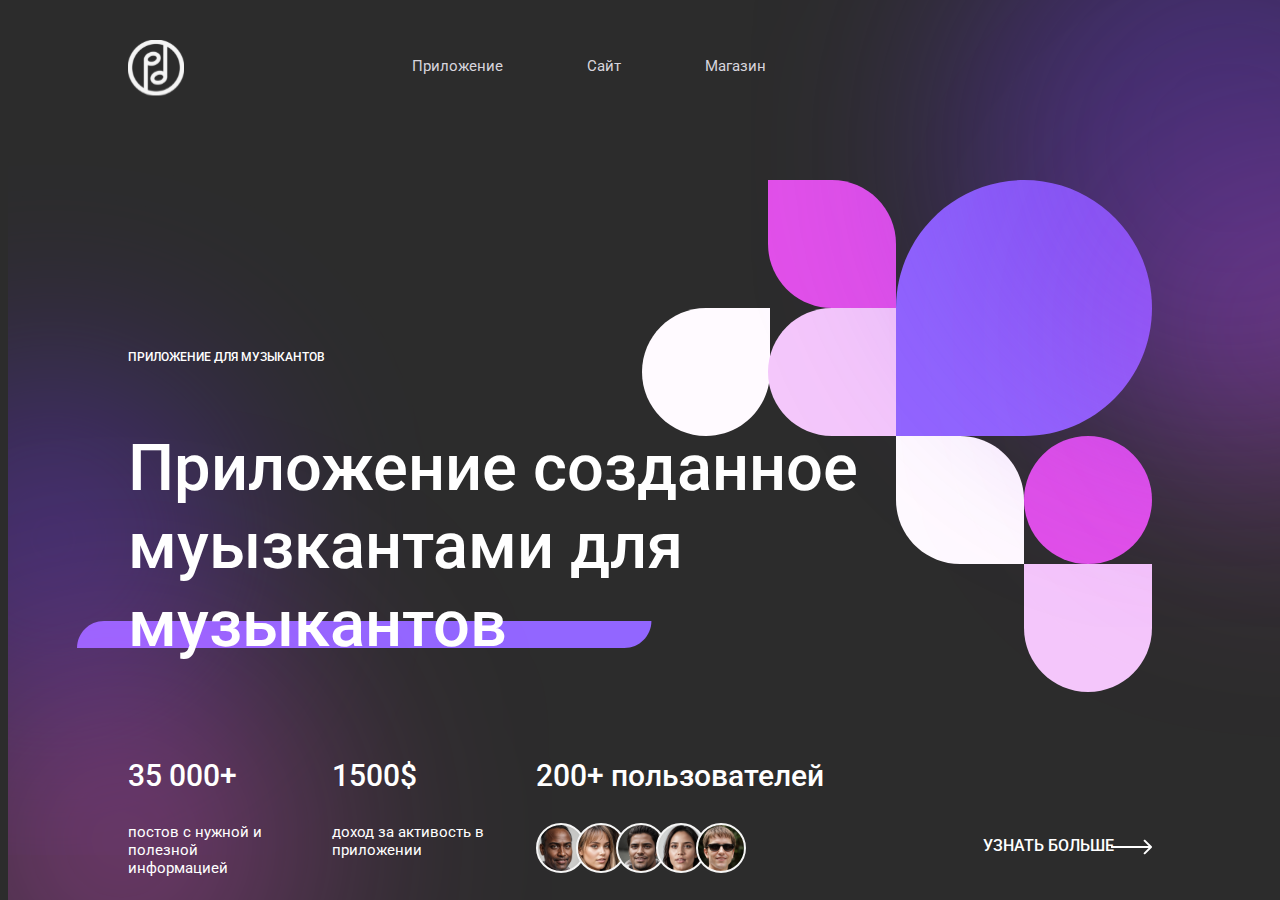
<file: проект 2/index.html>
<!DOCTYPE html>
<html lang="en">
<head>
    <meta charset="UTF-8">
    <meta name="viewport" content="width=device-width, initial-scale=1.0">
    <title>Document</title>
    <link rel="preconnect" href="https://fonts.googleapis.com">
    <link rel="preconnect" href="https://fonts.gstatic.com" crossorigin>
    <link href="https://fonts.googleapis.com/css2?family=Roboto:ital,wght@0,100;0,300;0,400;0,500;0,700;0,900;1,100;1,300;1,400;1,500;1,700;1,900&display=swap" rel="stylesheet">
    <link rel="stylesheet" href="styles.css">
</head>
<body>
    <header>
        <div class="header">

            <div class="logo">
                <img src="images/Logo.svg" alt="logo">
            </div>
            <!--
            TODO: По BEM nav отдедльный блок, поэтому header__ нужно убрать
            -->
            <div class="header__nav">
                <ul>
                    <!-- 
                    TODO:  list и btn - лишние дополнительные классы, достаточно nav__item, nav__link
                    TODO:  nav__link надо переименовать в  nav__item в тегах li
                    -->
                    <li class="header__nav__link list"><a href="#" class="header__nav__link btn">Приложение</a></li>
                    <li class="header__nav__link list"><a href="#" class="header__nav__link btn">Сайт</a></li>
                    <li class="header__nav__link list"><a href="#" class="header__nav__link btn">Магазин</a></li>
                </ul>
            </div>
            <div class="header__img">
                <img src="images/2-Blur-tr.svg" alt="background">
            </div>
        </div>
    </header>
    <section class="content">
        <!-- TODO: ПО BEM это отдельный блок, его можно например назвать просто text или content-text -->
        <div class="content__text">
            <!-- TODO: ПО BEM будет правильно text-title или content-text__title -->
            <p class="content__text__title">приложение для музыкантов</p>
            <!-- TODO: лучше незвать это content-text__subtitle -->
            <p class="content__text__main">Приложение созданное муызкантами для музыкантов</p>
        </div>
        <!-- TODO: по BEM будет правильно content-image -->
        <div class="content__image">
            <!-- TODO: по BEM будет правильно content-image__background -->
            <img class="content__image_background" src="images/1-Blur-tr.svg" alt="background2">
            <!-- TODO: по BEM будет правильно content-image__objets -->
            <img class="content__image_objets" src="images/Объекты.svg" alt="objects">
            <!-- TODO: по BEM будет правильно content-image__rectangle -->
            <img class="content__image_rectangle" src="images/Rectangle 26.svg" alt="rectangle">
            <!-- TODO: по BEM left-btm это модификатор, поэтому тут будет два класса content-image__background и content-image__background--left -->
            <img class="content__image_background_left" src="images/2-Blur-bl.svg" alt="background3">
            <!-- TODO: по BEM left-btm это модификатор, поэтому тут будет два класса content-image__background и content-image__background--left-btm -->
            <img class="content__image_background_left-btm" src="images/1-Blur-bl.svg" alt="background4">
        </div>
          <!-- TODO: C footer также проблема с наименованиаем что и в header -->
        <div class="footer">
            <div class="footer__advntg">
                <!-- TODO: нужно проствить правильный класс для p и перенести в stels.css-->
                <p style="font-size: 30px; font-weight: 500;">35 000+</p>
                <p style="font-size: 15px; font-weight: 400;">постов с нужной и полезной информацией</p>
            </div>
            <div class="footer__advntg">
                <!-- TODO: нужно проствить правильный класс для p и перенести в stels.css-->
                <p style="font-size: 30px; font-weight: 500;">1500$</p>
                <p style="font-size: 15px; font-weight: 400;">доход за активость в приложении</p>
            </div>
            <div class="footer__advntg_third">
                <!-- TODO: нужно проствить правильный класс для p и перенести в stels.css-->
                <p style="font-size: 30px; font-weight: 500;">200+ пользователей</p>
                <img src="images/Foto.svg" alt="photo">
            </div>
            <div class="footer__button">
                <a class="footer__button-text" href="#">УЗНАТЬ БОЛЬШЕ</a>
                <img class="footer__button-icon" src="images/Arrow 1.svg" alt="button_icon">
            </div>
        </div>
    </section>
</body>
</html>
</file>
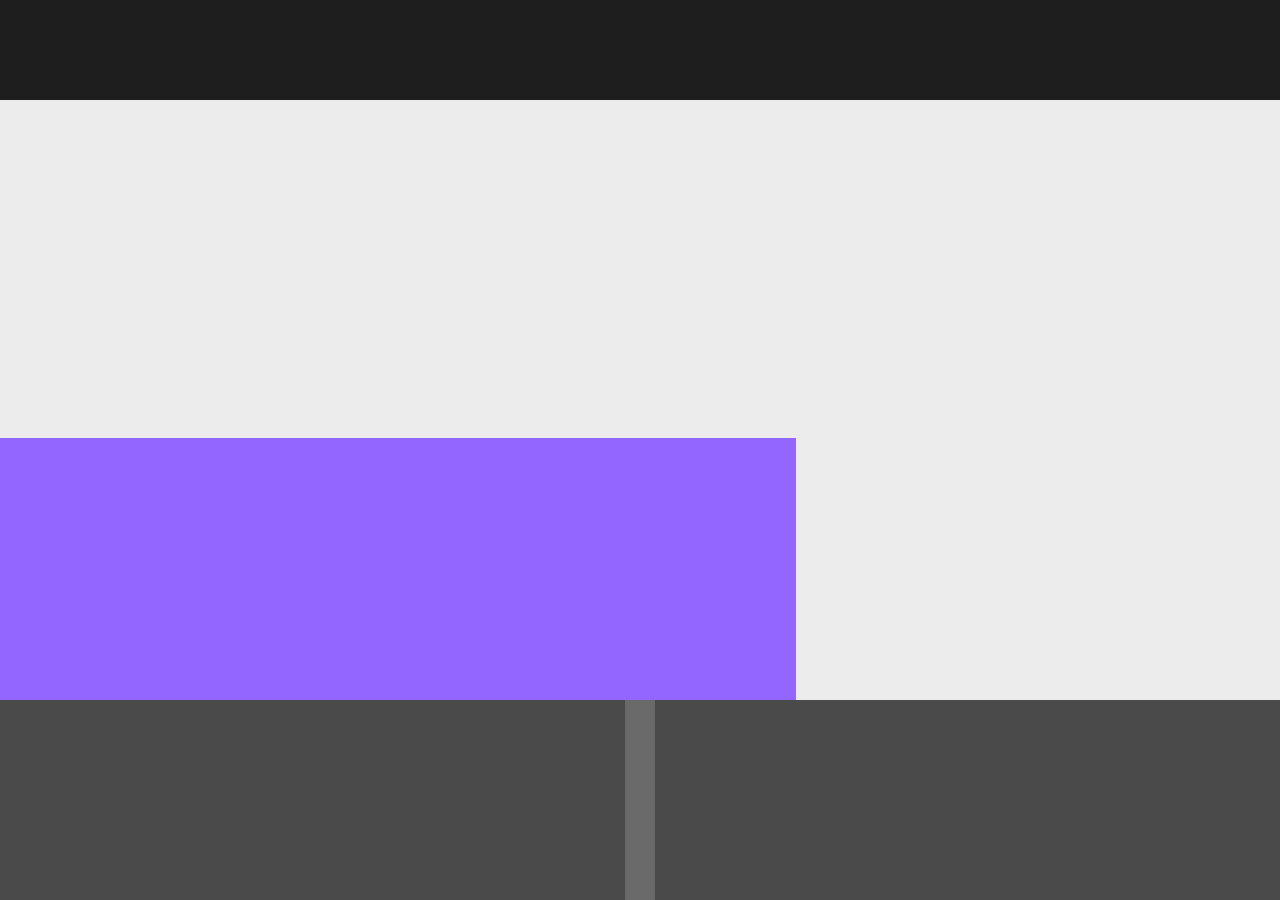
<file: layout.html>
<!DOCTYPE html>
<html lang="en">
<head>
    <meta charset="UTF-8">
    <meta name="viewport" content="width=device-width, initial-scale=1.0">
    <link href="https://fonts.googleapis.com/css2?family=Roboto:ital,wght@0,100;0,300;0,400;0,500;0,700;0,900;1,100;1,300;1,400;1,500;1,700;1,900&display=swap" rel="stylesheet">
    <title>Document</title>
    <link rel="stylesheet" href="layout.css">
</head>
<body>
    <div class="wrapper">
    <header class="header">
        
    </header>
    <main class="main">
        <section class="content">
        </section>
    </main>
    <footer class="footer">
        <div class="footer__column footer__column--left">
        </div>
        <div class="footer__column footer__column--right">
        </div>
    </footer>
</div>
</body>
</html>
</file>
<file: проект 2/styles.css>
body {
    font-family: "Roboto", sans-serif;
    background-color: #2C2C2C;
    max-width: 100%;
}

a {
    text-decoration: none;
}

.header {
    margin-top: 40px;
    margin-left: 120px;
    display: flex;
    gap: 108px;
}

.header__nav__link {
    color: #D7D5DD;
    list-style-type: none;
    display: inline;
    padding-left: 40px;
}

.btn {
    font-size: 15px;
}

.header__img{
    position: absolute;
    right: 0%;
    top: 0%;
    z-index: -2;
}

.content__text{
    margin-top: 250px;
    margin-left: 120px;
}

.content__text__title{
    font-size: 12px;
    letter-spacing: 8%;
    text-transform: uppercase;
    color: #FFFFFF;
    font-weight: 500;
}

.content__text__main{
    color: #FFFFFF;
    font-weight: 500;
    font-size: 65px;
    line-height: 120%;
    width: 769px;
}

.content__image_background{
    position: absolute;
    right: 0%;
    top: 0%;
    z-index: -1;
}

.content__image_objets{
    position: absolute;
    right: 10%;
    top: 20%;
    z-index: -3;
}

.content__image_rectangle{
    position: absolute;
    left: 6%;
    bottom: 28%;
    z-index: -1;
}

.content__image_background_left{
    position: absolute;
    bottom: 5%;
    z-index: -2;
}

.content__image_background_left-btm{
    position: absolute;
    bottom: 0%;
    z-index: -1;
}

.footer{
    color: #FFFFFF;
    display: flex;
    margin-left: 120px;
    gap: 50px;
}

.footer__advntg{
    width: 154px;
}

.footer__advntg_third{
    width: 300px;
}

.footer__button-text{
    color: #FFFFFF;
    font-weight: 500;
    font-size: 16px;
    position: absolute;
    right: 13%;
    bottom: 5%;
}

.footer__button-icon{
    position: absolute;
    right: 10%;
    bottom: 5%;
}
</file>
<file: layout.css>
* {
    margin: 0;
    padding: 0;
    box-sizing: border-box;
}

body {
    font-family: 'Roboto', sans-serif;
    line-height: 1.5;
    height: 100dvh;
    overflow: hidden;
}

ul, ol {
    list-style: none;
}

a {
    text-decoration: none;
    color: inherit;
}

button {
    border: none;
    background: none;
    cursor: pointer;
    font: inherit;
}

img {
    max-width: 100%;
    height: auto;
    display: block;
}


.wrapper {
    display: flex;
    flex-direction: column;
    height: 100%;
}

.header {
    background-color: #1E1E1E;
    height: 100px;
}

.main {
    display: flex;
    background-color: #ECECEC;
    flex-grow: 1;
}

.footer {
    background-color: #6A6A6A;
    height: 200px;
    display: flex;
    justify-content: space-between;
    gap: 30px;
}

.footer__column--left {
    background-color: #4b4a4a;
    width: 50%;
}

.footer__column--right {
    background-color: #4b4a4a;
    width: 50%;
}
.content {
    align-self: flex-end;
    background-color: #9266FF;
    height: 262px;
    width: 796px
}
</file>
